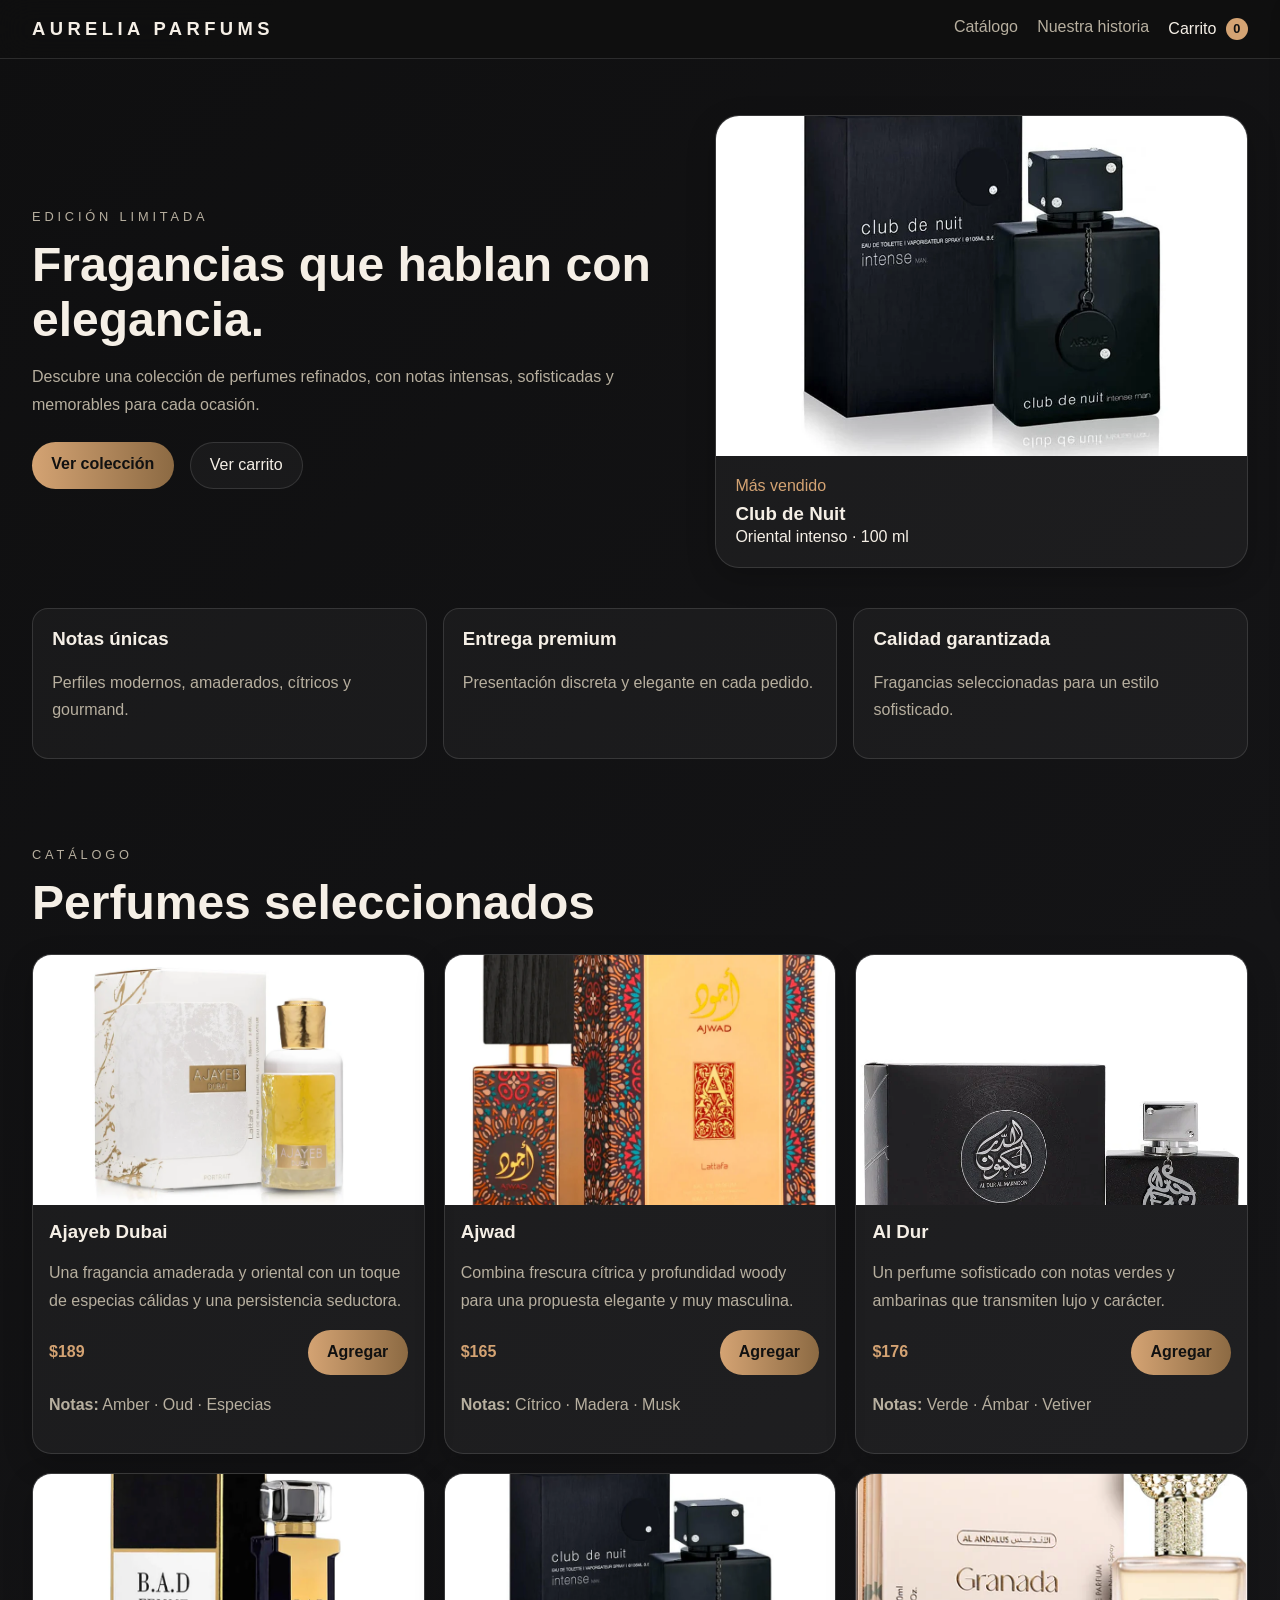
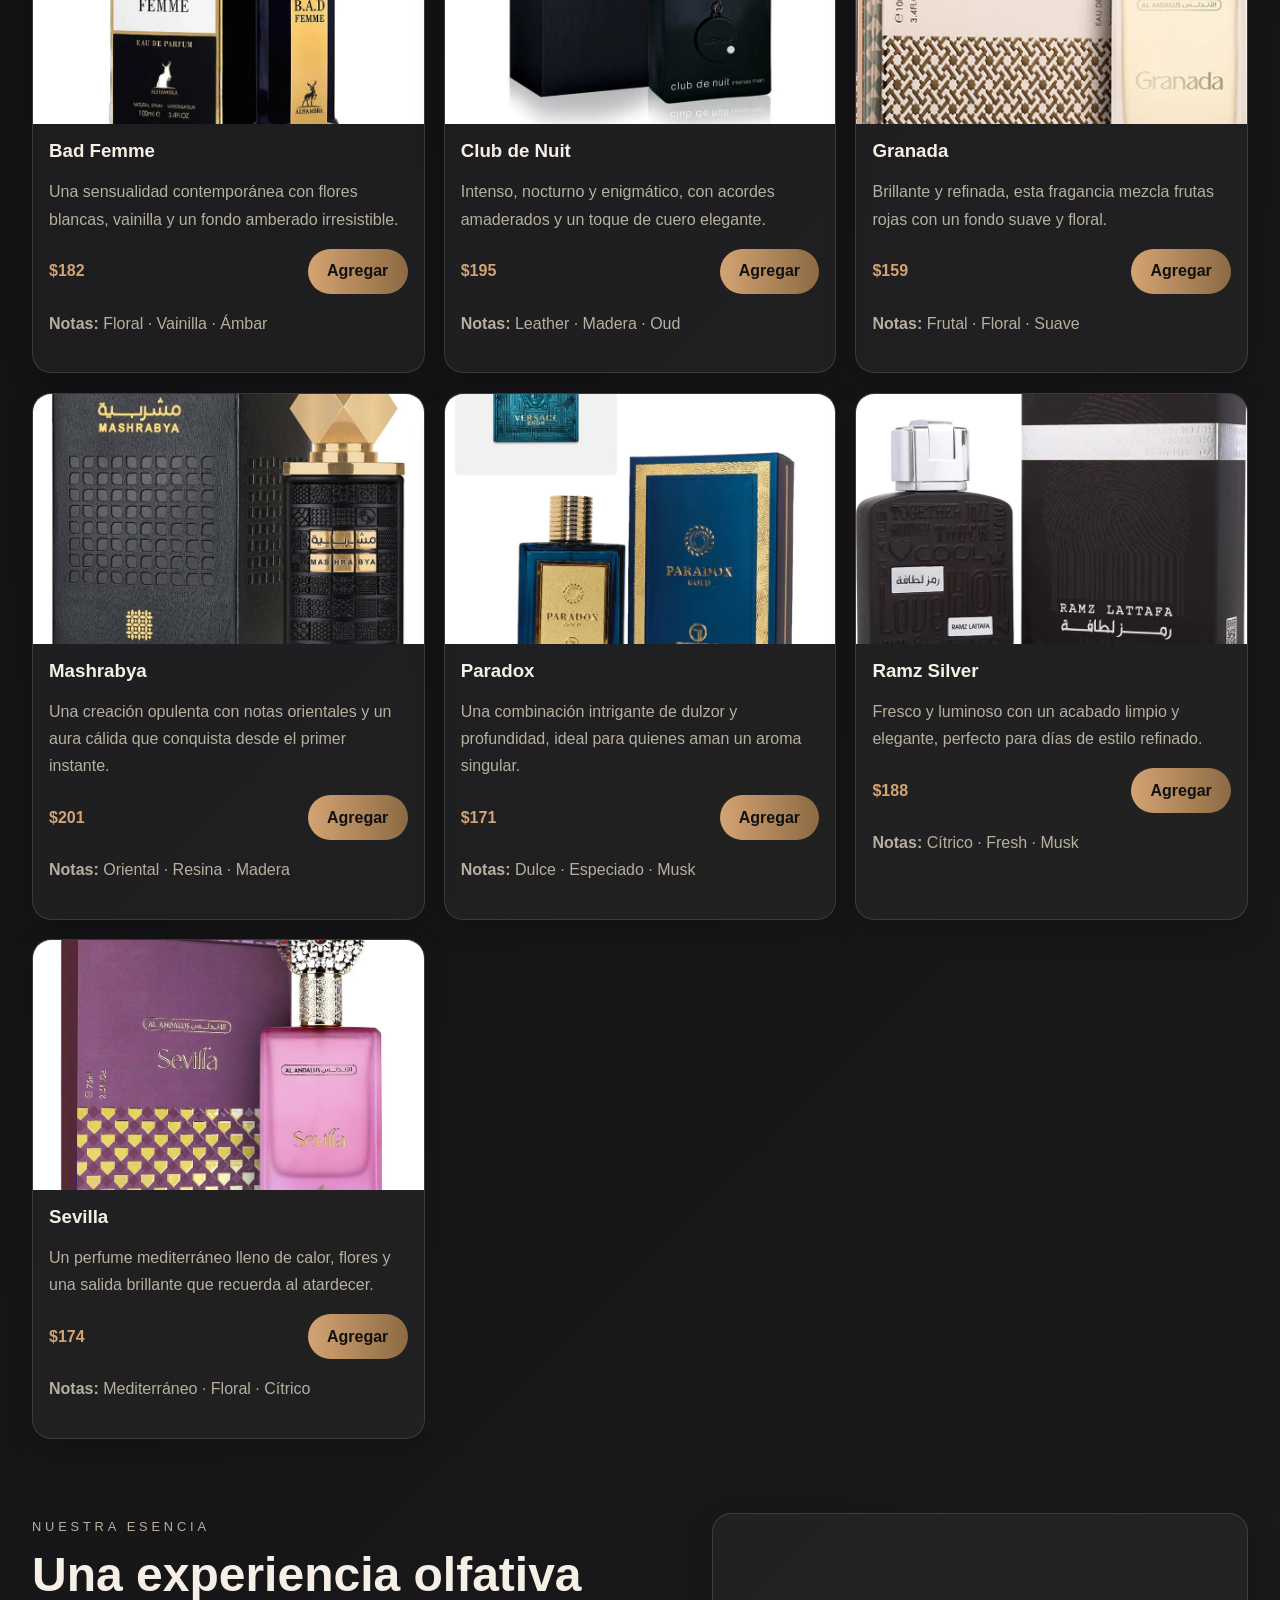
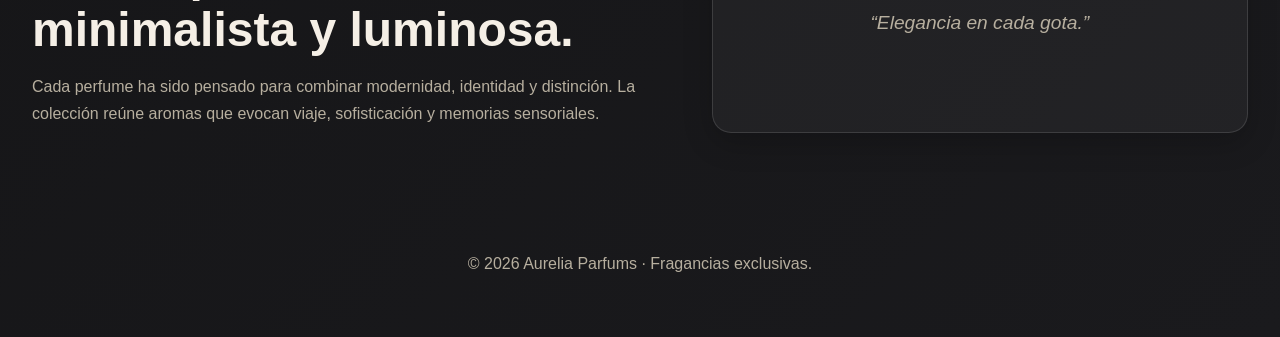
<file: index.html>
<!DOCTYPE html>
<html lang="es">
  <head>
    <meta charset="UTF-8" />
    <meta name="viewport" content="width=device-width, initial-scale=1.0" />
    <title>Aurelia Parfums</title>
    <meta name="description" content="Colección de perfumes elegantes y exclusivas con carrito de compras." />
    <link rel="stylesheet" href="styles.css" />
  </head>
  <body>
    <header class="topbar">
      <a href="#hero" class="brand">Aurelia Parfums</a>
      <nav class="nav-links">
        <a href="#catalog">Catálogo</a>
        <a href="#story">Nuestra historia</a>
        <a href="#cart" class="cart-link">Carrito <span id="cart-count">0</span></a>
      </nav>
    </header>

    <main>
      <section id="hero" class="hero">
        <div class="hero-copy">
          <p class="eyebrow">Edición limitada</p>
          <h1>Fragancias que hablan con elegancia.</h1>
          <p>
            Descubre una colección de perfumes refinados, con notas intensas,
            sofisticadas y memorables para cada ocasión.
          </p>
          <div class="hero-actions">
            <a href="#catalog" class="btn btn-primary">Ver colección</a>
            <button id="open-cart" class="btn btn-secondary">Ver carrito</button>
          </div>
        </div>
        <div class="hero-card">
          <img src="Img/CLUB DE NUIT.webp" alt="Perfume Club de Nuit" />
          <div class="hero-card-info">
            <p>Más vendido</p>
            <h3>Club de Nuit</h3>
            <span>Oriental intenso · 100 ml</span>
          </div>
        </div>
      </section>

      <section class="highlights">
        <article>
          <h3>Notas únicas</h3>
          <p>Perfiles modernos, amaderados, cítricos y gourmand.</p>
        </article>
        <article>
          <h3>Entrega premium</h3>
          <p>Presentación discreta y elegante en cada pedido.</p>
        </article>
        <article>
          <h3>Calidad garantizada</h3>
          <p>Fragancias seleccionadas para un estilo sofisticado.</p>
        </article>
      </section>

      <section id="catalog" class="catalog-section">
        <div class="section-heading">
          <p class="eyebrow">Catálogo</p>
          <h2>Perfumes seleccionados</h2>
        </div>
        <div id="products-grid" class="products-grid"></div>
      </section>

      <section id="story" class="story-section">
        <div>
          <p class="eyebrow">Nuestra esencia</p>
          <h2>Una experiencia olfativa minimalista y luminosa.</h2>
          <p>
            Cada perfume ha sido pensado para combinar modernidad, identidad y
            distinción. La colección reúne aromas que evocan viaje, sofisticación
            y memorias sensoriales.
          </p>
        </div>
        <div class="story-card">
          <p>“Elegancia en cada gota.”</p>
        </div>
      </section>
    </main>

    <aside id="cart" class="cart-panel">
      <div class="cart-header">
        <h3>Tu carrito</h3>
        <button id="close-cart" aria-label="Cerrar carrito">×</button>
      </div>
      <div id="cart-items" class="cart-items"></div>
      <div class="cart-footer">
        <div class="cart-total">
          <span>Total</span>
          <strong id="cart-total">$0</strong>
        </div>
        <button id="checkout-btn" class="btn btn-primary full-width">Finalizar compra</button>
      </div>
    </aside>

    <div id="overlay" class="overlay"></div>

    <footer class="footer">
      <p>© 2026 Aurelia Parfums · Fragancias exclusivas.</p>
    </footer>

    <script src="script.js"></script>
  </body>
</html>
</file>
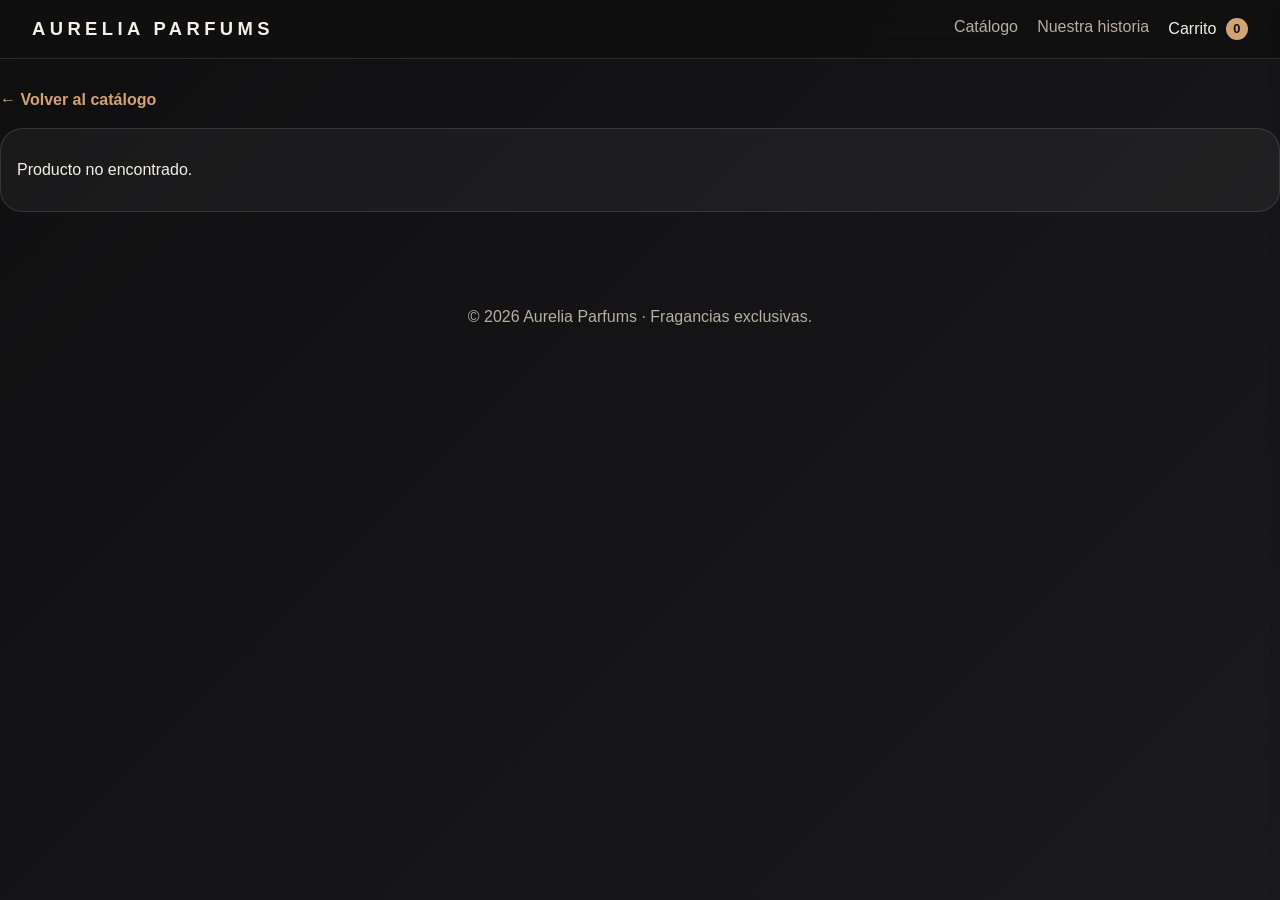
<file: product-detail.html>
<!DOCTYPE html>
<html lang="es">
  <head>
    <meta charset="UTF-8" />
    <meta name="viewport" content="width=device-width, initial-scale=1.0" />
    <title>Detalle del perfume · Aurelia Parfums</title>
    <link rel="stylesheet" href="styles.css" />
  </head>
  <body>
    <header class="topbar">
      <a href="index.html" class="brand">Aurelia Parfums</a>
      <nav class="nav-links">
        <a href="index.html#catalog">Catálogo</a>
        <a href="index.html#story">Nuestra historia</a>
        <a href="index.html#cart" class="cart-link">Carrito <span id="cart-count">0</span></a>
      </nav>
    </header>

    <main class="detail-page">
      <a href="index.html#catalog" class="back-link">← Volver al catálogo</a>
      <section id="detail-card" class="detail-card"></section>
    </main>

    <aside id="cart" class="cart-panel">
      <div class="cart-header">
        <h3>Tu carrito</h3>
        <button id="close-cart" aria-label="Cerrar carrito">×</button>
      </div>
      <div id="cart-items" class="cart-items"></div>
      <div class="cart-footer">
        <div class="cart-total">
          <span>Total</span>
          <strong id="cart-total">$0</strong>
        </div>
        <button id="checkout-btn" class="btn btn-primary full-width">Finalizar compra</button>
      </div>
    </aside>

    <div id="overlay" class="overlay"></div>

    <footer class="footer">
      <p>© 2026 Aurelia Parfums · Fragancias exclusivas.</p>
    </footer>

    <script src="script.js"></script>
    <script src="product-detail.js"></script>
  </body>
</html>
</file>
<file: styles.css>
:root {
  --bg: #0f0f10;
  --surface: #171719;
  --surface-2: #222225;
  --text: #f5efe6;
  --muted: #b7af9f;
  --accent: #d4a373;
  --accent-2: #8c6a43;
  --border: rgba(255, 255, 255, 0.12);
}

* {
  box-sizing: border-box;
}

body {
  margin: 0;
  font-family: "Segoe UI", Tahoma, Geneva, Verdana, sans-serif;
  background: linear-gradient(135deg, var(--bg), #1a1a1d);
  color: var(--text);
  min-height: 100vh;
}

a {
  color: inherit;
  text-decoration: none;
}

button {
  font: inherit;
  cursor: pointer;
}

.topbar {
  position: sticky;
  top: 0;
  z-index: 20;
  display: flex;
  justify-content: space-between;
  align-items: center;
  padding: 1.1rem 2rem;
  background: rgba(15, 15, 16, 0.8);
  backdrop-filter: blur(16px);
  border-bottom: 1px solid var(--border);
}

.brand {
  font-size: 1.15rem;
  letter-spacing: 0.24em;
  text-transform: uppercase;
  font-weight: 600;
}

.nav-links {
  display: flex;
  gap: 1.2rem;
  color: var(--muted);
}

.cart-link {
  color: var(--text);
}

#cart-count {
  display: inline-grid;
  place-items: center;
  min-width: 1.4rem;
  height: 1.4rem;
  padding: 0 0.3rem;
  margin-left: 0.3rem;
  border-radius: 999px;
  background: var(--accent);
  color: var(--bg);
  font-size: 0.8rem;
  font-weight: 700;
}

main {
  padding: 0 2rem 2rem;
}

.hero {
  display: grid;
  grid-template-columns: 1.1fr 0.9fr;
  gap: 2rem;
  padding: 3.5rem 0 2.5rem;
  align-items: center;
}

.eyebrow {
  text-transform: uppercase;
  letter-spacing: 0.3em;
  color: var(--accent);
  font-size: 0.8rem;
  margin-bottom: 0.6rem;
}

.hero h1,
.section-heading h2,
.story-section h2 {
  font-size: clamp(2rem, 4vw, 3rem);
  margin: 0 0 0.7rem;
}

.hero p,
.section-heading p,
.story-section p,
.story-card p,
.highlights p,
.product-card p {
  color: var(--muted);
  line-height: 1.7;
}

.hero-actions {
  display: flex;
  flex-wrap: wrap;
  gap: 1rem;
  margin-top: 1.5rem;
}

.btn {
  border: 1px solid var(--border);
  border-radius: 999px;
  padding: 0.85rem 1.2rem;
  background: transparent;
  color: var(--text);
  transition: 180ms ease;
}

.btn:hover {
  transform: translateY(-2px);
  border-color: var(--accent);
}

.btn-primary {
  background: linear-gradient(90deg, var(--accent), var(--accent-2));
  color: #111;
  border: none;
  font-weight: 600;
}

.btn-secondary {
  background: rgba(255, 255, 255, 0.04);
}

.hero-card,
.story-card,
.product-card,
.cart-panel {
  background: rgba(255, 255, 255, 0.045);
  border: 1px solid var(--border);
  box-shadow: 0 10px 30px rgba(0, 0, 0, 0.2);
}

.hero-card {
  border-radius: 1.5rem;
  overflow: hidden;
}

.hero-card img {
  width: 100%;
  height: 340px;
  object-fit: cover;
  display: block;
}

.hero-card-info {
  padding: 1rem 1.2rem 1.3rem;
}

.hero-card-info p {
  margin: 0 0 0.25rem;
  color: var(--accent);
}

.hero-card-info h3 {
  margin: 0 0 0.2rem;
}

.highlights {
  display: grid;
  grid-template-columns: repeat(3, 1fr);
  gap: 1rem;
  margin-bottom: 2.5rem;
}

.highlights article {
  padding: 1.2rem;
  background: rgba(255, 255, 255, 0.04);
  border: 1px solid var(--border);
  border-radius: 1rem;
}

.highlights h3 {
  margin-top: 0;
}

.catalog-section,
.story-section {
  padding: 2rem 0;
}

.section-heading {
  margin-bottom: 1.5rem;
}

.products-grid {
  display: grid;
  grid-template-columns: repeat(3, minmax(0, 1fr));
  gap: 1.2rem;
}

.product-card {
  position: relative;
  border-radius: 1.2rem;
  overflow: hidden;
  cursor: pointer;
  transition: transform 180ms ease, border-color 180ms ease;
}

.product-card:hover {
  transform: translateY(-3px);
  border-color: var(--accent);
}

.product-card img {
  width: 100%;
  height: 250px;
  object-fit: cover;
  display: block;
}

.product-meta {
  position: relative;
}

.add-feedback {
  position: absolute;
  right: 0.8rem;
  top: 0.6rem;
  color: var(--accent);
  font-size: 0.95rem;
  font-weight: 700;
  pointer-events: none;
  animation: flyUp 0.85s ease-out forwards;
}

@keyframes flyUp {
  0% {
    opacity: 0;
    transform: translateY(8px) scale(0.92);
  }
  30% {
    opacity: 1;
    transform: translateY(0) scale(1.05);
  }
  100% {
    opacity: 0;
    transform: translateY(-24px) scale(1);
  }
}

.product-info {
  padding: 1rem 1rem 1.2rem;
}

.product-info h3 {
  margin: 0 0 0.4rem;
}

.product-meta {
  display: flex;
  justify-content: space-between;
  align-items: center;
  margin-top: 0.8rem;
}

.price {
  font-weight: 700;
  color: var(--accent);
}

.story-section {
  display: grid;
  grid-template-columns: 1.1fr 0.9fr;
  gap: 1.5rem;
  align-items: center;
}

.story-card {
  padding: 1.6rem;
  border-radius: 1.2rem;
  min-height: 220px;
  display: grid;
  place-items: center;
  text-align: center;
  font-size: 1.2rem;
  font-style: italic;
}

.cart-panel {
  position: fixed;
  top: 0;
  right: 0;
  width: min(92vw, 400px);
  height: 100vh;
  z-index: 40;
  transform: translateX(105%);
  transition: transform 220ms ease;
  display: flex;
  flex-direction: column;
}

.cart-panel.open {
  transform: translateX(0);
}

.cart-header,
.cart-footer {
  display: flex;
  justify-content: space-between;
  align-items: center;
  padding: 1rem 1.2rem;
  border-bottom: 1px solid var(--border);
}

.cart-header button {
  background: transparent;
  border: none;
  color: var(--text);
  font-size: 1.4rem;
}

.cart-items {
  flex: 1;
  padding: 1rem 1.2rem;
  overflow: auto;
}

.cart-item {
  display: grid;
  grid-template-columns: 1fr auto;
  gap: 0.7rem;
  padding: 0.85rem 0;
  border-bottom: 1px solid var(--border);
}

.cart-item h4 {
  margin: 0 0 0.2rem;
}

.cart-controls {
  display: flex;
  align-items: center;
  gap: 0.5rem;
  margin-top: 0.4rem;
}

.cart-controls button {
  width: 1.8rem;
  height: 1.8rem;
  border-radius: 999px;
  border: 1px solid var(--border);
  background: transparent;
  color: var(--text);
}

.cart-empty {
  color: var(--muted);
  text-align: center;
  padding: 2rem 0;
}

.cart-total {
  display: flex;
  justify-content: space-between;
  width: 100%;
  margin-bottom: 0.8rem;
}

.full-width {
  width: 100%;
}

.overlay {
  position: fixed;
  inset: 0;
  background: rgba(0, 0, 0, 0.65);
  opacity: 0;
  pointer-events: none;
  transition: opacity 220ms ease;
  z-index: 30;
}

.overlay.show {
  opacity: 1;
  pointer-events: all;
}

.detail-page {
  padding: 2rem 0 3rem;
}

.back-link {
  display: inline-flex;
  align-items: center;
  gap: 0.45rem;
  margin-bottom: 1.2rem;
  color: var(--accent);
  font-weight: 600;
}

.detail-card {
  display: grid;
  grid-template-columns: 0.95fr 1.05fr;
  gap: 1.5rem;
  background: rgba(255, 255, 255, 0.045);
  border: 1px solid var(--border);
  border-radius: 1.4rem;
  overflow: hidden;
  padding: 1rem;
}

.detail-image-wrap img {
  width: 100%;
  height: 100%;
  min-height: 360px;
  object-fit: cover;
  border-radius: 1rem;
}

.detail-content {
  padding: 0.8rem 0.4rem 0.8rem 0.2rem;
}

.detail-content h1 {
  margin: 0 0 0.7rem;
  font-size: clamp(1.8rem, 3vw, 2.6rem);
}

.detail-meta {
  display: flex;
  flex-wrap: wrap;
  gap: 0.8rem;
  align-items: center;
  margin: 1rem 0 1.2rem;
}

.notes-pill {
  padding: 0.45rem 0.7rem;
  border-radius: 999px;
  background: rgba(212, 163, 115, 0.16);
  color: var(--accent);
  border: 1px solid rgba(212, 163, 115, 0.24);
}

.detail-extra {
  margin-top: 1rem;
  color: var(--muted);
}

.comments-section {
  margin-top: 2rem;
  padding: 1.4rem;
  background: rgba(255, 255, 255, 0.04);
  border: 1px solid var(--border);
  border-radius: 1.2rem;
}

.comment-form {
  display: grid;
  gap: 0.8rem;
  margin-top: 1rem;
}

.comment-form input,
.comment-form textarea {
  width: 100%;
  border: 1px solid var(--border);
  border-radius: 0.9rem;
  padding: 0.8rem 0.95rem;
  background: rgba(255, 255, 255, 0.05);
  color: var(--text);
}

.comment-form textarea {
  min-height: 110px;
  resize: vertical;
}

.comment-form input::placeholder,
.comment-form textarea::placeholder {
  color: #8c8578;
}

.comments-list {
  display: grid;
  gap: 0.8rem;
  margin-top: 1.2rem;
}

.comment-card {
  padding: 0.95rem 1rem;
  border: 1px solid var(--border);
  border-radius: 1rem;
  background: rgba(255, 255, 255, 0.03);
}

.comment-card strong {
  display: block;
  margin-bottom: 0.25rem;
}

.comment-card span {
  display: block;
  margin-bottom: 0.4rem;
  color: var(--accent);
  font-size: 0.85rem;
}

.footer {
  text-align: center;
  padding: 2rem 1rem 3rem;
  color: var(--muted);
}

@media (max-width: 900px) {
  .hero,
  .story-section,
  .highlights,
  .products-grid,
  .detail-card {
    grid-template-columns: 1fr;
  }

  .hero-card img {
    height: 280px;
  }
}

@media (max-width: 640px) {
  main {
    padding: 0 1rem 1.5rem;
  }

  .topbar {
    padding: 1rem 1rem;
    flex-direction: column;
    gap: 0.6rem;
  }

  .nav-links {
    gap: 0.8rem;
    flex-wrap: wrap;
    justify-content: center;
  }
}
</file>
